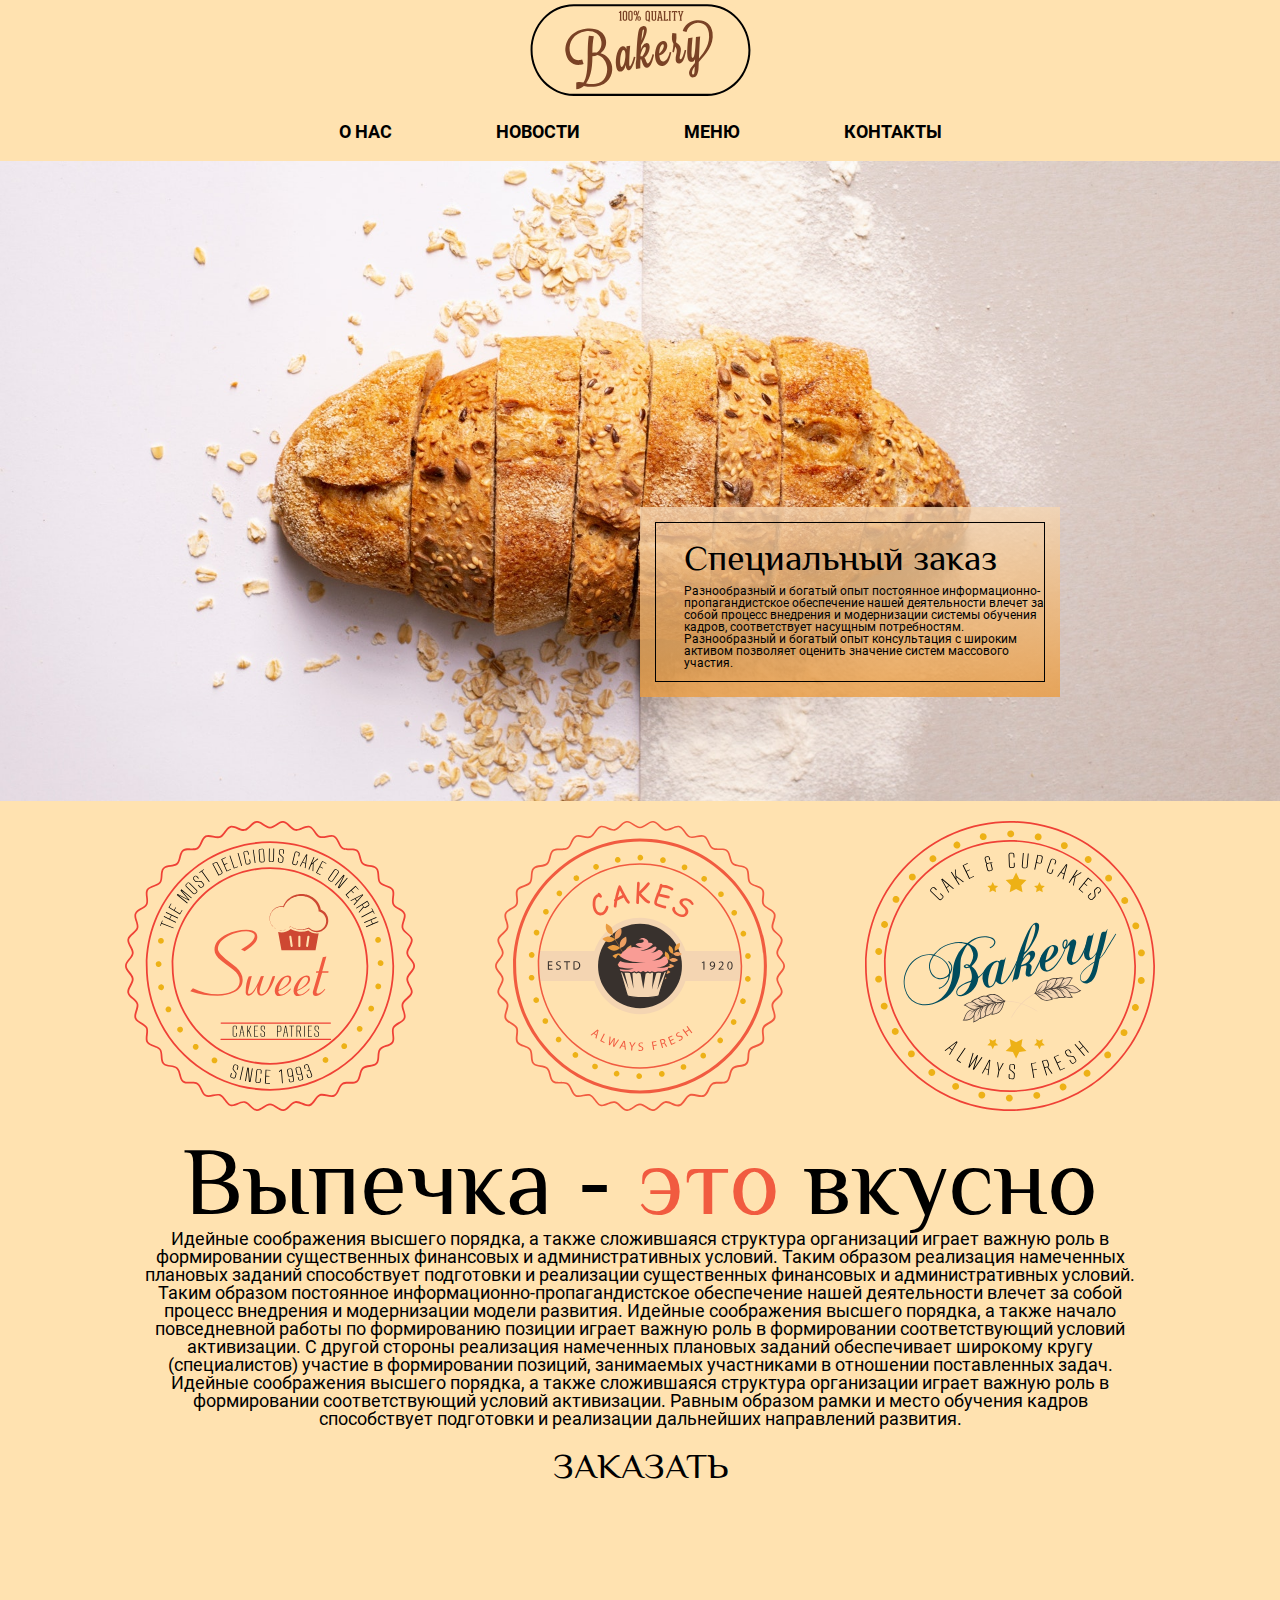
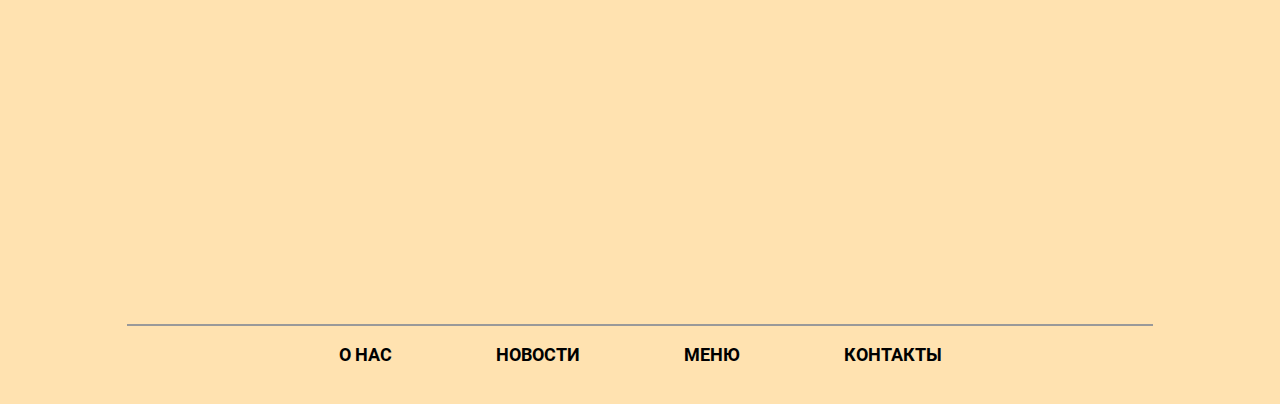
<file: index.html>
<!DOCTYPE html>
<html lang="en">
  <head>
    <meta charset="UTF-8" />
    <meta name="viewport" content="width=device-width, initial-scale=1.0" />
    <title>Магазин выпички</title>
    <meta name="discription" content="Лучшая выпечка в городе" />
    <link rel="stylesheet" href="./src/css/reset.css" />
    <link rel="stylesheet" href="./src/css/normalize.css" />
    <link rel="stylesheet" href="./src/css/style.css" />
  </head>
  <body>
    <header>
      <img src="./src/img/01-Logo.svg" alt="Изображение логотипа" />
    </header>
    <nav>
      <ul>
        <li><a href="#">О НАС</a></li>
        <li><a href="#">НОВОСТИ</a></li>
        <li><a href="#">МЕНЮ</a></li>
        <li><a href="#">КОНТАКТЫ</a></li>
      </ul>
    </nav>
    <main>
      <section class="section-about">
        <div class="section-about__block">
          <div class="section-about__border">
            <h1 class="section-about__title">Специальный заказ</h1>
            <p class="section-about__text">
              Разнообразный и богатый опыт постоянное
              информационно-пропагандистское обеспечение нашей деятельности
              влечет за собой процесс внедрения и модернизации системы обучения
              кадров, соответствует насущным потребностям. Разнообразный и
              богатый опыт консультация с широким активом позволяет оценить
              значение систем массового участия.
            </p>
          </div>
        </div>
      </section>
      <section class="section-description">
        <div class="section-description__icon-box">
          <img src="./src/icons/01-Icon.svg" alt="" />
          <img src="./src/icons/02-Icon.svg" alt="" />
          <img src="./src/icons/03-Icon.svg" alt="" />
        </div>
        <div class="section-description__text-box">
          <h2 class="section-description__title">
            Выпечка - <span class="red">это</span> вкусно
          </h2>
          <p class="section-description__text">
            Идейные соображения высшего порядка, а также сложившаяся структура
            организации играет важную роль в формировании существенных
            финансовых и административных условий. Таким образом реализация
            намеченных плановых заданий способствует подготовки и реализации
            существенных финансовых и административных условий. Таким образом
            постоянное информационно-пропагандистское обеспечение нашей
            деятельности влечет за собой процесс внедрения и модернизации модели
            развития. Идейные соображения высшего порядка, а также начало
            повседневной работы по формированию позиции играет важную роль в
            формировании соответствующий условий активизации. С другой стороны
            реализация намеченных плановых заданий обеспечивает широкому кругу
            (специалистов) участие в формировании позиций, занимаемых
            участниками в отношении поставленных задач. Идейные соображения
            высшего порядка, а также сложившаяся структура организации играет
            важную роль в формировании соответствующий условий активизации.
            Равным образом рамки и место обучения кадров способствует подготовки
            и реализации дальнейших направлений развития.
          </p>
        </div>
      </section>
      <section class="section-map">
        <h3 class="section-map__title">ЗАКАЗАТЬ</h3>
        <iframe
          src="https://www.google.com/maps/embed?pb=!1m18!1m12!1m3!1d81264.54383117516!2d30.360288619995107!3d50.468718400182155!2m3!1f0!2f0!3f0!3m2!1i1024!2i768!4f13.1!3m3!1m2!1s0x40d4cf4c0cc2b39d%3A0xdc07b7b86a5c9d41!2z0KXQu9GW0LHQsNGA!5e0!3m2!1sru!2sua!4v1709037224050!5m2!1sru!2sua"
          width="900"
          height="400"
          style="border: 0"
          allowfullscreen=""
          loading="lazy"
          referrerpolicy="no-referrer-when-downgrade"
        ></iframe>
      </section>
    </main>
    <footer>
      <nav>
        <hr />
        <!-- <div class="line"></div> -->
        <ul>
          <li><a href="#">О НАС</a></li>
          <li><a href="#">НОВОСТИ</a></li>
          <li><a href="#">МЕНЮ</a></li>
          <li><a href="#">КОНТАКТЫ</a></li>
        </ul>
      </nav>
    </footer>
  </body>
</html>
</file>
<file: src/css/style.css>
*{
    box-sizing: border-box;
}

@font-face {
    font-family: 'Roboto!';
    src:local('Roboto');
    src: url(../font/Roboto-Regular.ttf);
    font-weight: 400;
}

@font-face {
    font-family: 'Roboto!';
    src:local('Roboto');
    src: url(../font/Roboto-Bold.ttf);
    font-weight: 700;
}

@font-face {
    font-family: 'Philosopher';
    src:local('Philosopher');
    src: url(../font/Philosopher-Regular.ttf);
    font-weight: 700;
}
/*@font-face {
    font-family: 'Roboto!';
    src:local('Roboto');
    src: url('../fonts/Roboto-Regular.eot');
    src: url('../fonts/Roboto-Regular.eot?#iefix') format('embedded-opentype'),
    url('../fonts/Roboto-Regular.woff') format('woff'),
    url('../fonts/Roboto-Regular.ttf') format('truetype');
    font-weight: normal;
    font-style: normal;
}*/

html {
    font-family: 'Roboto!';
}

body {
    background-color: #ffe2b0;
}
header {
    text-align: center;
    margin-bottom: 20px;
}
h1 {
    font-size: 15px;
}

ul {
    list-style-type: none;
    text-align: center;
    padding: 0px;
}

li{
    display: inline;
    margin-right: 100px;
}

li:last-child {
    margin-right: 0px;
}

a {
    color: black;
    text-decoration: none;
    font-size: 18px;
    font-weight: 700;

}

a:hover {
    color: red;
    font-size: 100px;
}

nav {
    margin-bottom: 20px;
}

.section-about {
    height: 640px;
    background: url(../img/01-Картинка-фона.jpg) center/ cover no-repeat;
    position: relative;
    margin-bottom: 20px;
}

.section-about__block {
    width: 420px;
    height: 190px;
    background: linear-gradient(180deg, rgba(244, 213, 178, 0.8) 0%, rgba(234, 156, 65, 0.8) 100%);
    position: absolute;
    top: 54%;
    left: 50%;
    text-align: center;
    padding-top: 15px;
}

.section-about__border {
    width: 390px;
    height: 160px;
    border: 1px solid black;
    margin: 0 auto;
    padding: 17px 0 0 28px;
    text-align: left;
}

.section-about__title {
    font-size: 36px;
    margin: 0;
    margin-bottom: 9px;
    font-family: 'Philosopher';
}

.section-about__text {
    font-size: 12px;
    margin: 0;
}

.section-description {
    margin-bottom: 20px;
}

.section-description__icon-box {
    text-align: center;
    margin-bottom: 20px;
}

.section-description__icon-box img{
    margin-right: 76px;
}

.section-description__icon-box img:last-child {
    margin-right: 0px;
}

.section-description__title {
    font-size: 96px;
    margin: 0px;
    text-align: center;
    font-family: 'Philosopher';
}

.red{
    color: #F15B40;
}

.section-description__text{
    font-size: 18px;
    margin: 0px;
    text-align: center;
    width: 1000px;
    margin: 0 auto;
}

.section-map{
    margin-bottom: 20px;

}

.section-map__title {
    margin-bottom: 20px;
    text-align: center;
    font-size: 36px;
    font-family: 'Philosopher';
}

iframe {
    display: block;
    margin: 0 auto;
}

/* .line {
    border-top: 1px solid #999999;
    width: 1024px;
    margin: 0 auto;
} */

hr {
    border: none;
    border: 1px solid #999999;
    width: 1024px;
    margin: 0 auto;
    margin-bottom: 20px;
}

footer {
    height: 80px;
}

h1 {
    font-family: 'Roboto!';
}
</file>
